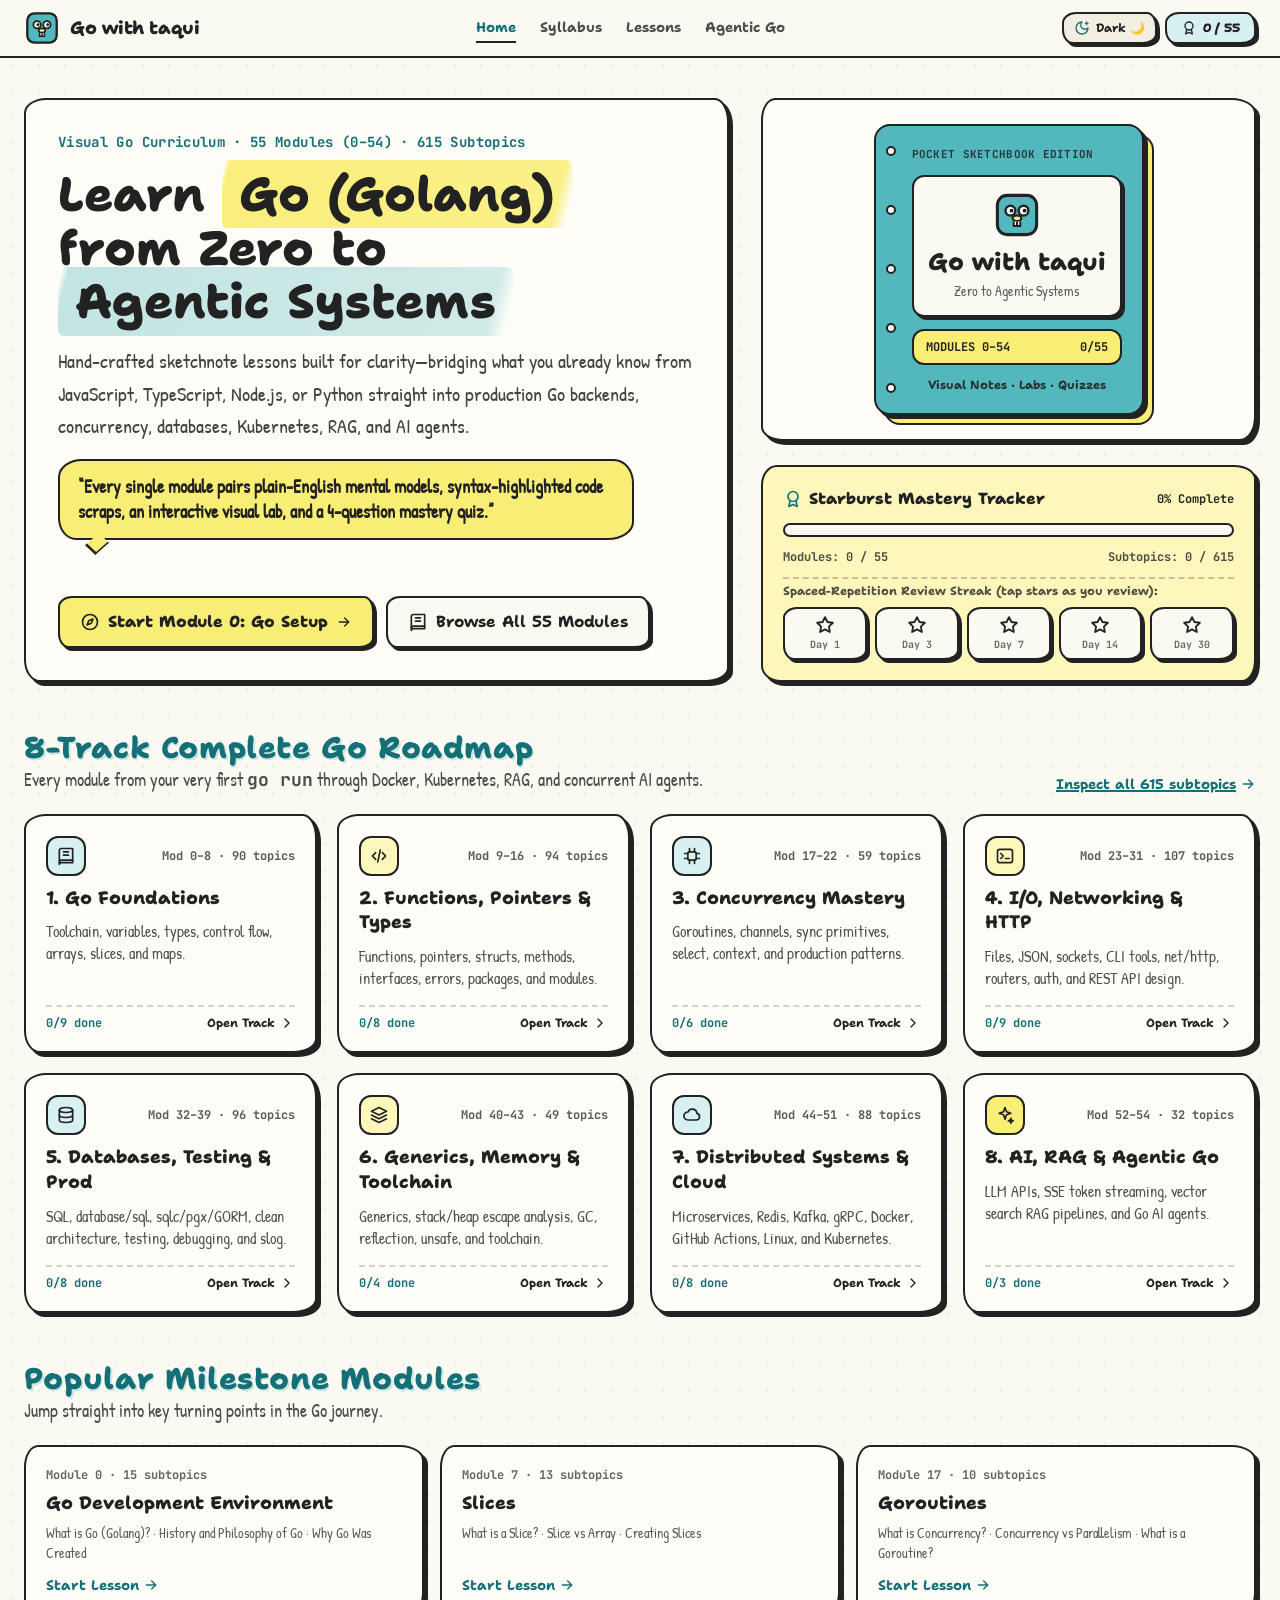
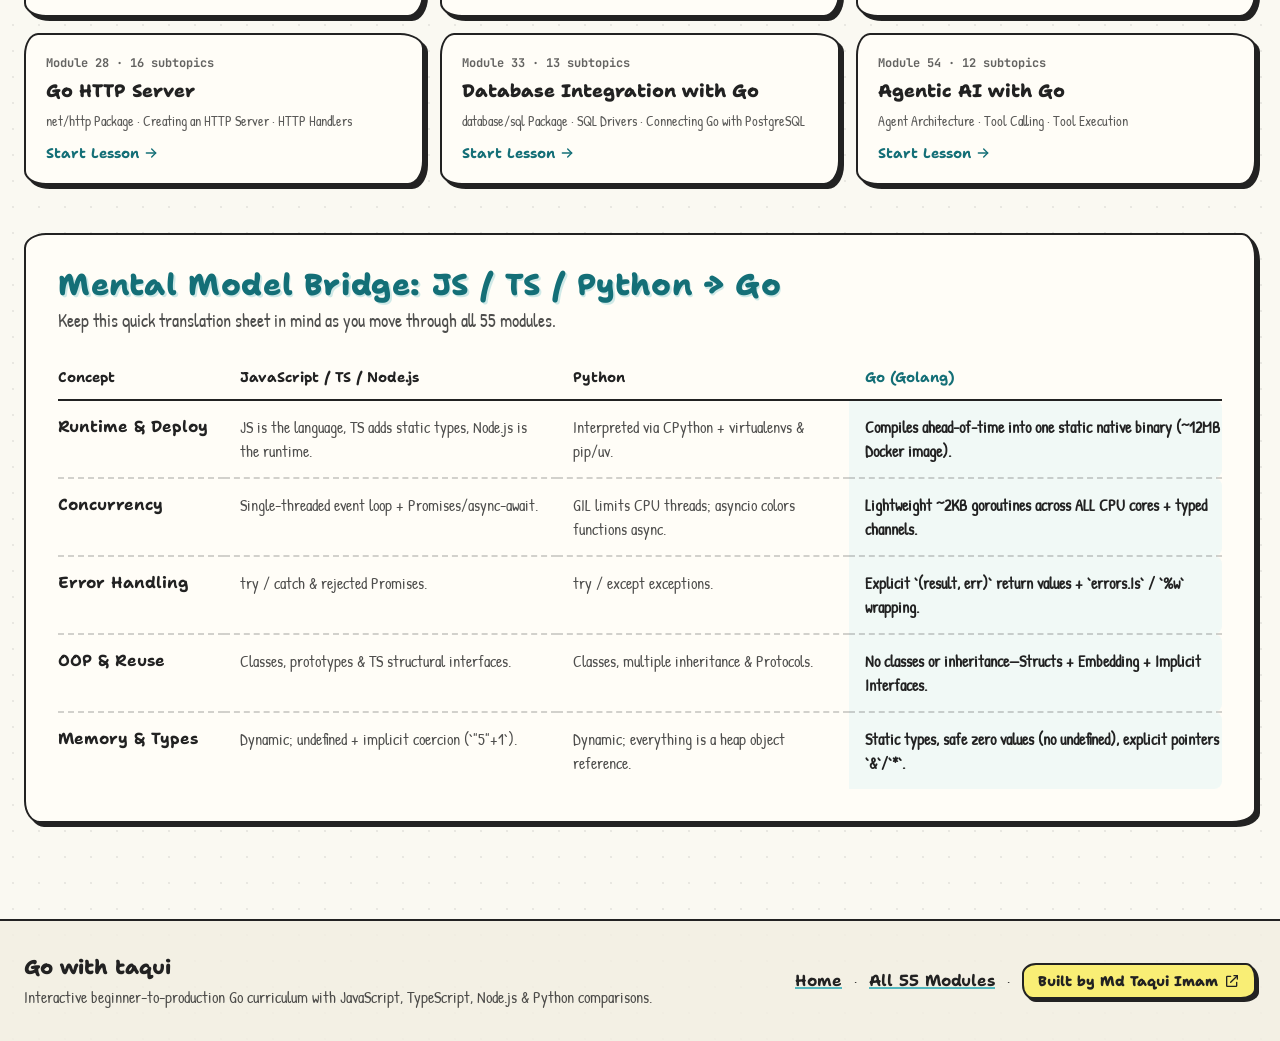
<file: index.html>
<!doctype html>
<html lang="en">
  <head>
    <meta charset="UTF-8" />
    <meta name="viewport" content="width=device-width, initial-scale=1.0" />
    <title>Go with taqui — Visual Go Learning Platform</title>
    <meta
      name="description"
      content="Go with taqui: Learn Go from scratch through backend engineering, distributed systems, cloud deployment, and Agentic AI with JavaScript and Python bridges."
    />
    <meta property="og:title" content="Go with taqui — Visual Go Learning Platform" />
    <meta
      property="og:description"
      content="Visual Go learning platform covering all 55 modules (0–54) and 615 subtopics with interactive labs, quizzes, and JS/Python bridges."
    />
    <meta property="og:type" content="website" />
    <meta name="twitter:card" content="summary_large_image" />
    <link rel="preconnect" href="https://fonts.googleapis.com" />
    <link rel="preconnect" href="https://fonts.gstatic.com" crossorigin />
    <link
      href="https://fonts.googleapis.com/css2?family=JetBrains+Mono:wght@500;600;700&family=Patrick+Hand&family=Shantell+Sans:ital,wght@0,500;0,700;0,800;1,600&display=swap"
      rel="stylesheet"
    />
    <script type="module" crossorigin src="./assets/index-BWCFgiKx.js"></script>
    <link rel="stylesheet" crossorigin href="./assets/index-DVW6VEWP.css">
  </head>
  <body class="overflow-x-hidden selection:bg-yellowHi selection:text-ink min-h-screen flex flex-col">
    <div id="root" class="min-h-screen flex flex-col"></div>
  </body>
</html>
</file>
